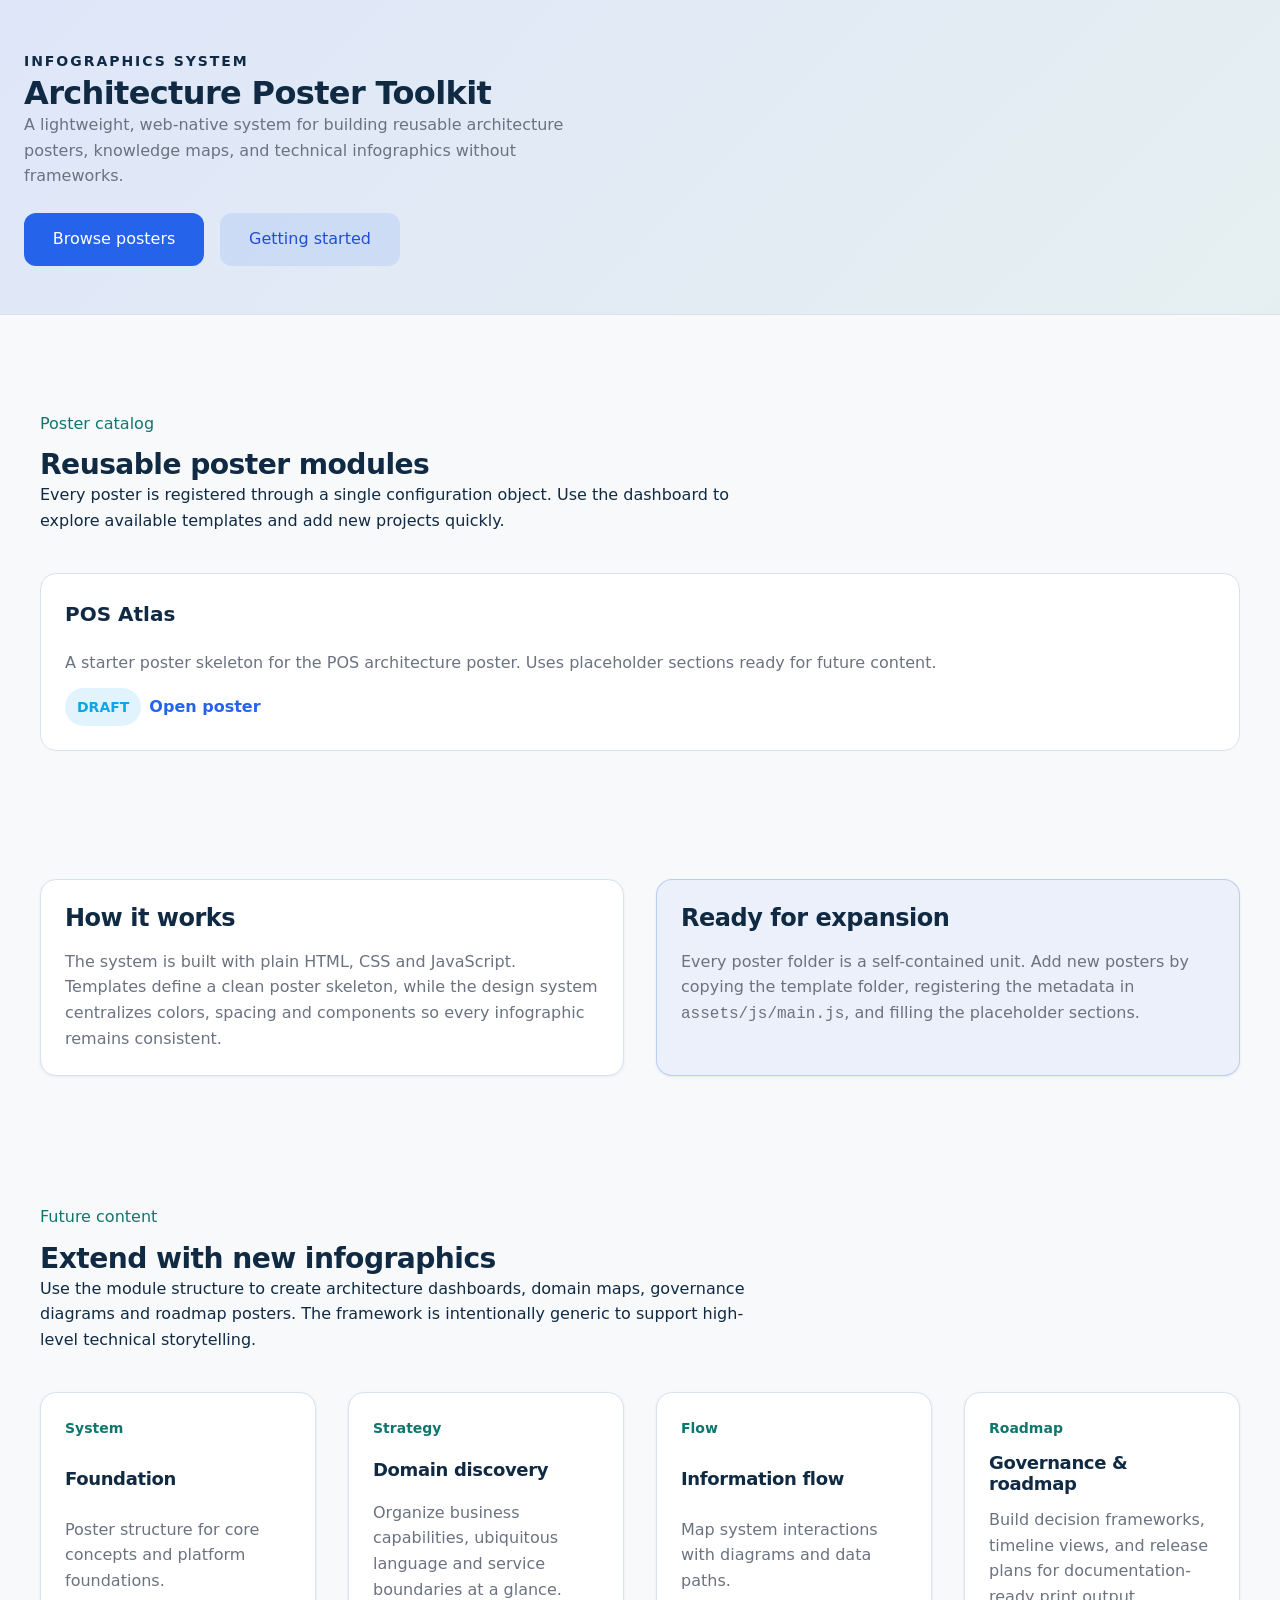
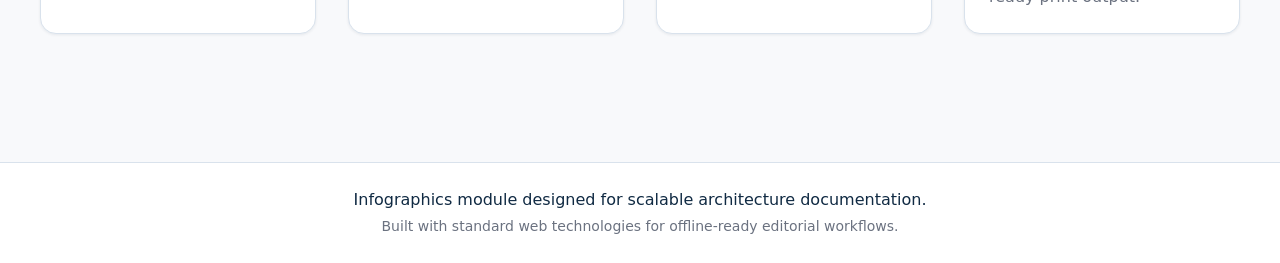
<file: infographics/index.html>
<!DOCTYPE html>
<html lang="en">
<head>
  <meta charset="UTF-8" />
  <meta name="viewport" content="width=device-width, initial-scale=1.0" />
  <title>Infographics System | Architecture Poster Toolkit</title>
  <meta name="description" content="A reusable HTML/CSS/JS framework for architecture posters and technical documentation infographics." />
  <link rel="stylesheet" href="assets/css/reset.css" />
  <link rel="stylesheet" href="assets/css/tokens.css" />
  <link rel="stylesheet" href="assets/css/typography.css" />
  <link rel="stylesheet" href="assets/css/layout.css" />
  <link rel="stylesheet" href="assets/css/components.css" />
  <link rel="stylesheet" href="assets/css/utilities.css" />
  <link rel="stylesheet" href="assets/css/main.css" />
  <link rel="stylesheet" href="assets/css/print.css" media="print" />
</head>
<body>
  <div class="app-shell">
    <header class="hero hero--dashboard">
      <div class="hero__content">
        <p class="eyebrow">Infographics System</p>
        <h1>Architecture Poster Toolkit</h1>
        <p class="hero__description">A lightweight, web-native system for building reusable architecture posters, knowledge maps, and technical infographics without frameworks.</p>
      </div>
      <nav class="hero__actions" aria-label="Dashboard navigation">
        <a class="button button--primary" href="#posters">Browse posters</a>
        <a class="button button--secondary" href="#workflow">Getting started</a>
      </nav>
    </header>

    <main class="container" id="mainContent">
      <section class="section" id="posters">
        <div class="section-header">
          <span class="section-label">Poster catalog</span>
          <h2>Reusable poster modules</h2>
          <p>Every poster is registered through a single configuration object. Use the dashboard to explore available templates and add new projects quickly.</p>
        </div>

        <div id="posterGrid" class="grid-3 poster-grid" aria-live="polite"></div>
      </section>

      <section class="section section--highlight" id="workflow">
        <div class="grid-2 gap-xl">
          <article class="card">
            <h3>How it works</h3>
            <p>The system is built with plain HTML, CSS and JavaScript. Templates define a clean poster skeleton, while the design system centralizes colors, spacing and components so every infographic remains consistent.</p>
          </article>

          <article class="card card--callout">
            <h3>Ready for expansion</h3>
            <p>Every poster folder is a self-contained unit. Add new posters by copying the template folder, registering the metadata in <code>assets/js/main.js</code>, and filling the placeholder sections.</p>
          </article>
        </div>
      </section>

      <section class="section" id="future">
        <div class="section-header">
          <span class="section-label">Future content</span>
          <h2>Extend with new infographics</h2>
          <p>Use the module structure to create architecture dashboards, domain maps, governance diagrams and roadmap posters. The framework is intentionally generic to support high-level technical storytelling.</p>
        </div>

        <div class="grid-4 gap-xl placeholder-grid">
          <div class="module-card">
            <span class="module-card__tag">System</span>
            <h4>Foundation</h4>
            <p>Poster structure for core concepts and platform foundations.</p>
          </div>
          <div class="module-card">
            <span class="module-card__tag">Strategy</span>
            <h4>Domain discovery</h4>
            <p>Organize business capabilities, ubiquitous language and service boundaries at a glance.</p>
          </div>
          <div class="module-card">
            <span class="module-card__tag">Flow</span>
            <h4>Information flow</h4>
            <p>Map system interactions with diagrams and data paths.</p>
          </div>
          <div class="module-card">
            <span class="module-card__tag">Roadmap</span>
            <h4>Governance & roadmap</h4>
            <p>Build decision frameworks, timeline views, and release plans for documentation-ready print output.</p>
          </div>
        </div>
      </section>
    </main>

    <footer class="footer">
      <p>Infographics module designed for scalable architecture documentation.</p>
      <small>Built with standard web technologies for offline-ready editorial workflows.</small>
    </footer>
  </div>

  <script type="module" src="assets/js/main.js"></script>
</body>
</html>
</file>
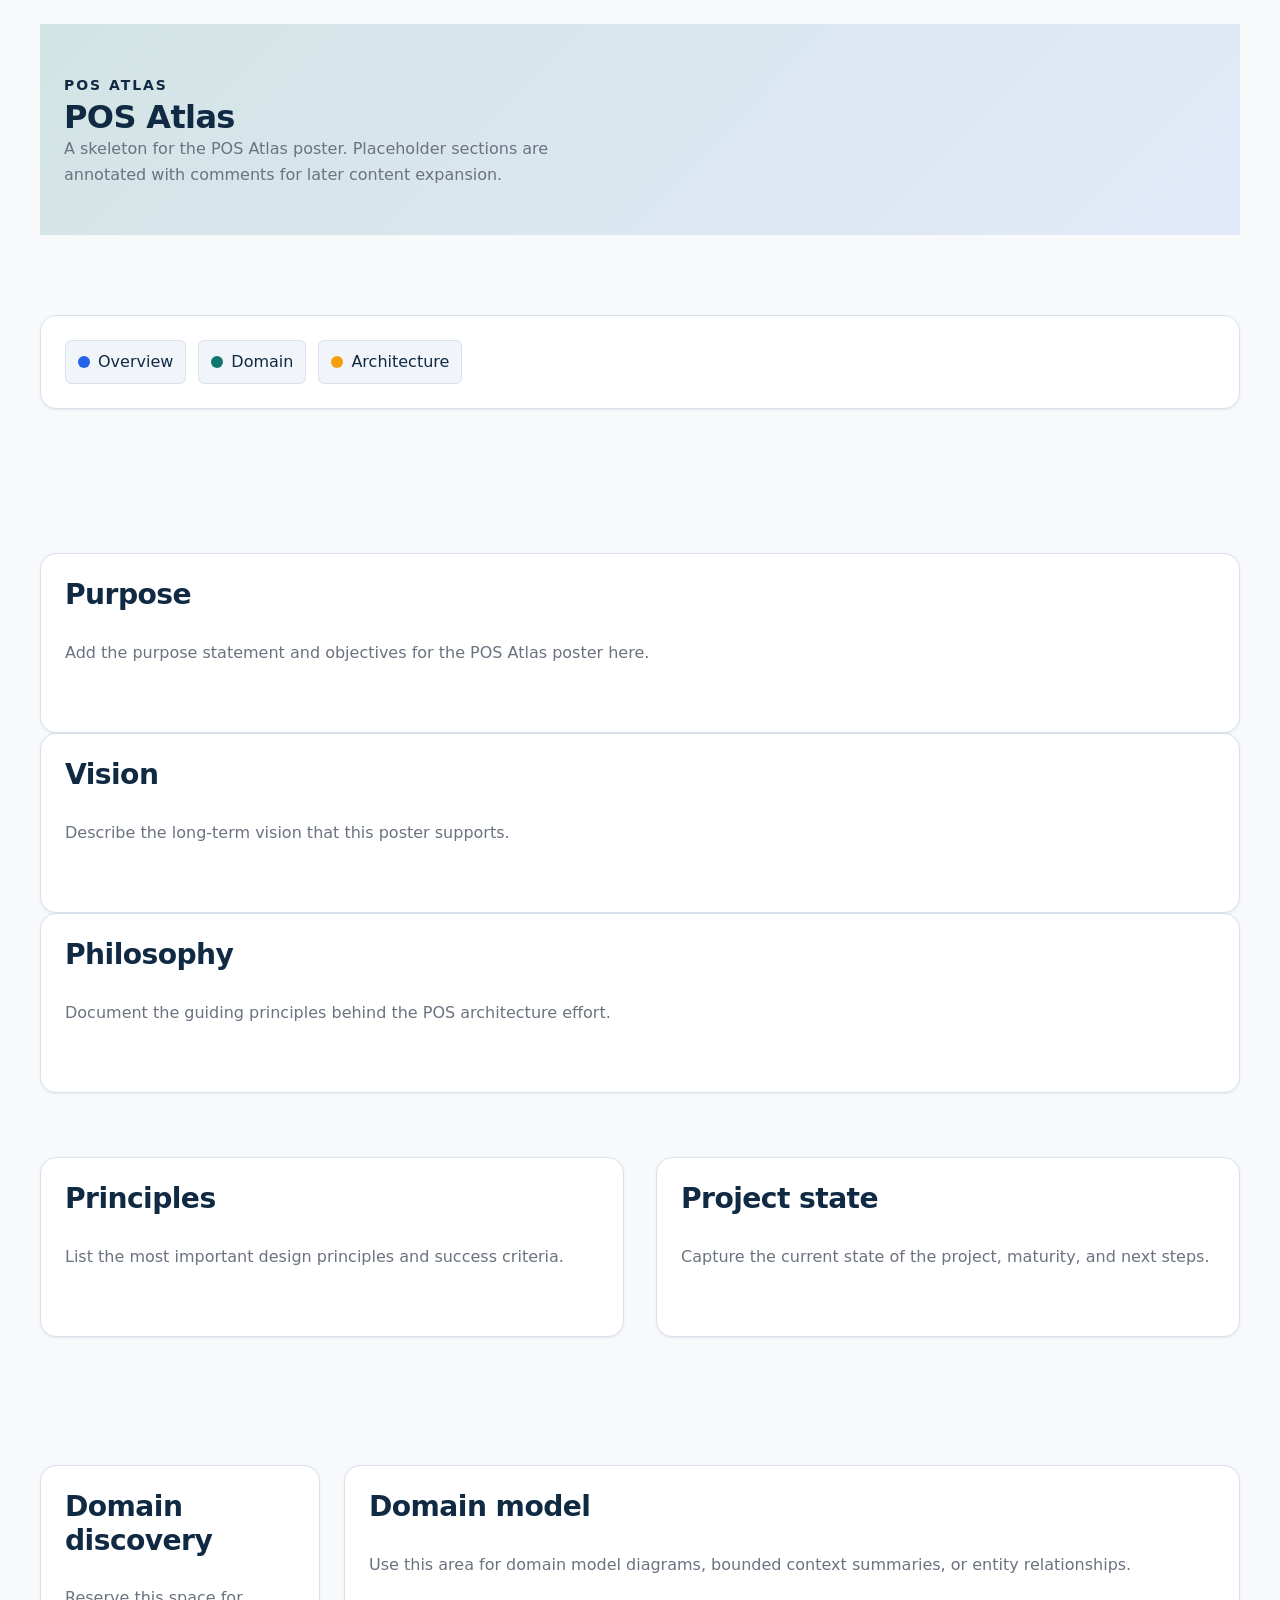
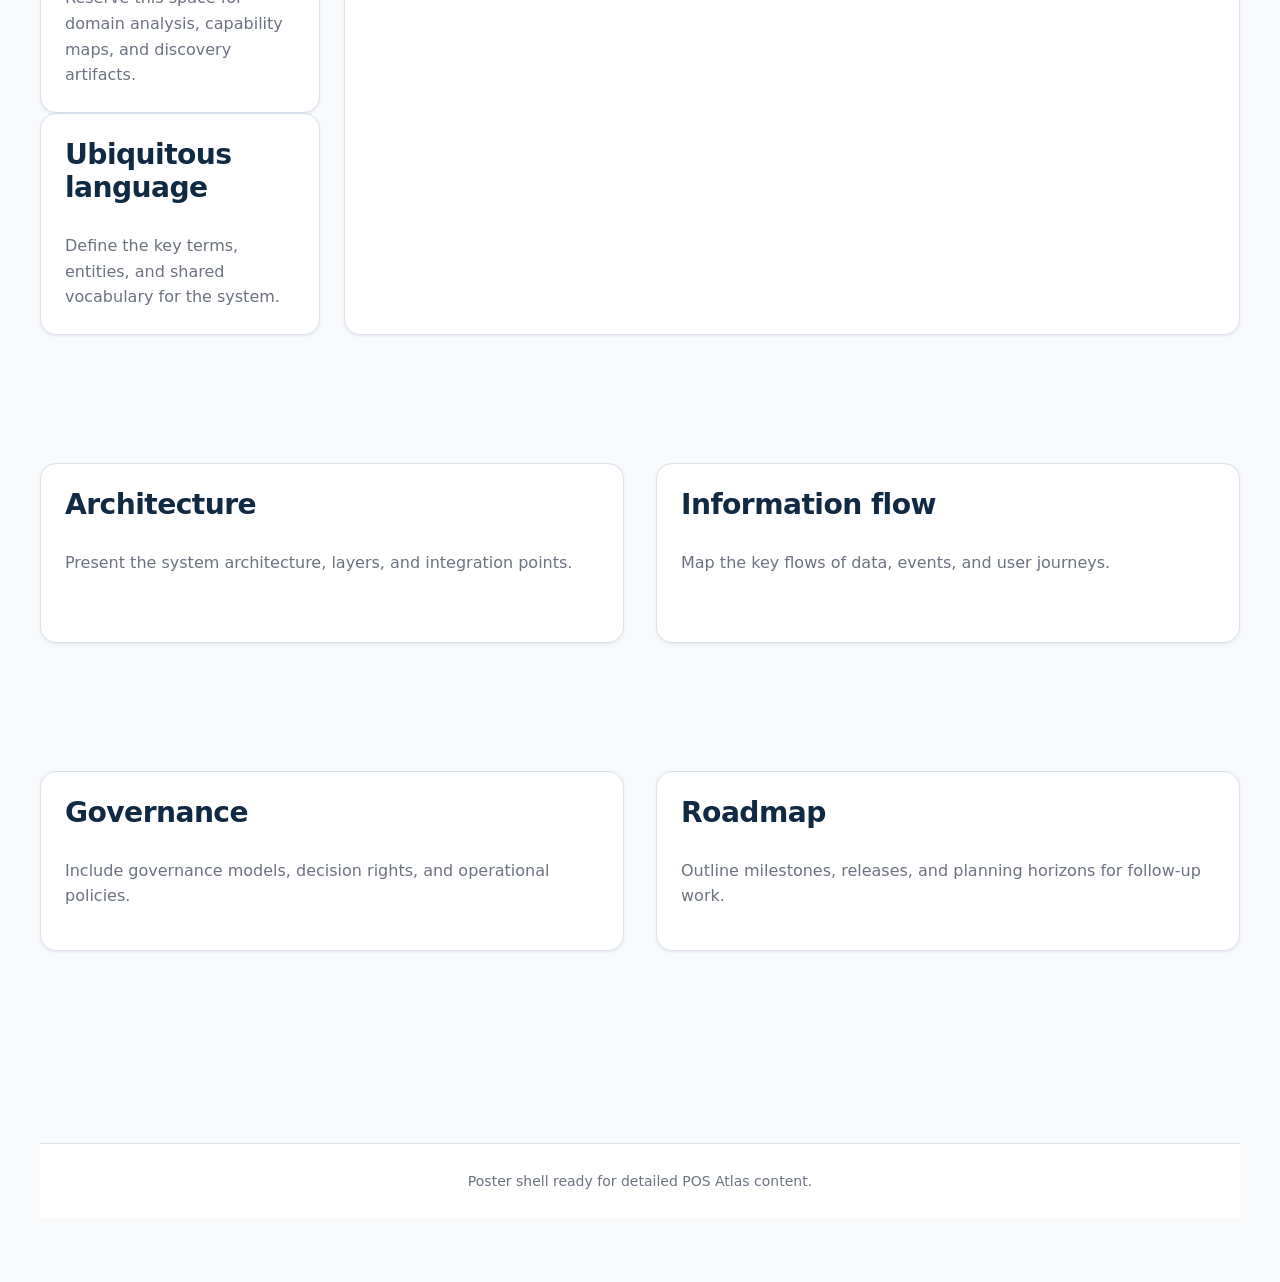
<file: infographics/posters/pos-atlas/index.html>
<!DOCTYPE html>
<html lang="en">
<head>
  <meta charset="UTF-8" />
  <meta name="viewport" content="width=device-width, initial-scale=1.0" />
  <title>POS Atlas | Poster</title>
  <link rel="stylesheet" href="../../assets/css/reset.css" />
  <link rel="stylesheet" href="../../assets/css/tokens.css" />
  <link rel="stylesheet" href="../../assets/css/typography.css" />
  <link rel="stylesheet" href="../../assets/css/layout.css" />
  <link rel="stylesheet" href="../../assets/css/components.css" />
  <link rel="stylesheet" href="../../assets/css/utilities.css" />
  <link rel="stylesheet" href="poster.css" />
  <link rel="stylesheet" href="../../assets/css/print.css" media="print" />
</head>
<body>
  <div class="container poster-shell">
    <header class="hero hero--dashboard">
      <div class="hero__content">
        <p class="eyebrow">POS Atlas</p>
        <h1>Poster structure for POS architecture</h1>
        <p class="hero__description">A skeleton for the POS Atlas poster. Placeholder sections are annotated with comments for later content expansion.</p>
      </div>
    </header>

    <nav class="section">
      <ul class="legend">
        <li class="legend__item"><span class="legend__chip" style="background-color: var(--color-primary)"></span> Overview</li>
        <li class="legend__item"><span class="legend__chip" style="background-color: var(--color-secondary)"></span> Domain</li>
        <li class="legend__item"><span class="legend__chip" style="background-color: var(--color-accent)"></span> Architecture</li>
      </ul>
    </nav>

    <main class="section">
      <article class="card">
        <h2>Purpose</h2>
        <!-- Placeholder for Purpose section -->
        <p>Add the purpose statement and objectives for the POS Atlas poster here.</p>
      </article>

      <article class="card">
        <h2>Vision</h2>
        <!-- Placeholder for Vision section -->
        <p>Describe the long-term vision that this poster supports.</p>
      </article>

      <article class="card">
        <h2>Philosophy</h2>
        <!-- Placeholder for Philosophy section -->
        <p>Document the guiding principles behind the POS architecture effort.</p>
      </article>

      <section class="section grid-2 gap-xl">
        <article class="card">
          <h2>Principles</h2>
          <!-- Placeholder for Principles section -->
          <p>List the most important design principles and success criteria.</p>
        </article>

        <article class="card">
          <h2>Project state</h2>
          <!-- Placeholder for Project State section -->
          <p>Capture the current state of the project, maturity, and next steps.</p>
        </article>
      </section>

      <section class="section sidebar">
        <div class="content">
          <article class="card">
            <h2>Domain discovery</h2>
            <!-- Placeholder for Domain Discovery section -->
            <p>Reserve this space for domain analysis, capability maps, and discovery artifacts.</p>
          </article>

          <article class="card">
            <h2>Ubiquitous language</h2>
            <!-- Placeholder for Ubiquitous Language section -->
            <p>Define the key terms, entities, and shared vocabulary for the system.</p>
          </article>
        </div>

        <aside class="card">
          <h2>Domain model</h2>
          <!-- Placeholder for Domain Model section -->
          <p>Use this area for domain model diagrams, bounded context summaries, or entity relationships.</p>
        </aside>
      </section>

      <section class="section grid-2 gap-xl">
        <article class="card">
          <h2>Architecture</h2>
          <!-- Placeholder for Architecture section -->
          <p>Present the system architecture, layers, and integration points.</p>
        </article>

        <article class="card">
          <h2>Information flow</h2>
          <!-- Placeholder for Information Flow section -->
          <p>Map the key flows of data, events, and user journeys.</p>
        </article>
      </section>

      <section class="section grid-2 gap-xl">
        <article class="card">
          <h2>Governance</h2>
          <!-- Placeholder for Governance section -->
          <p>Include governance models, decision rights, and operational policies.</p>
        </article>

        <article class="card">
          <h2>Roadmap</h2>
          <!-- Placeholder for Roadmap section -->
          <p>Outline milestones, releases, and planning horizons for follow-up work.</p>
        </article>
      </section>
    </main>

    <footer class="footer">
      <small>Poster shell ready for detailed POS Atlas content.</small>
    </footer>
  </div>

  <script type="module" src="poster.js"></script>
</body>
</html>
</file>
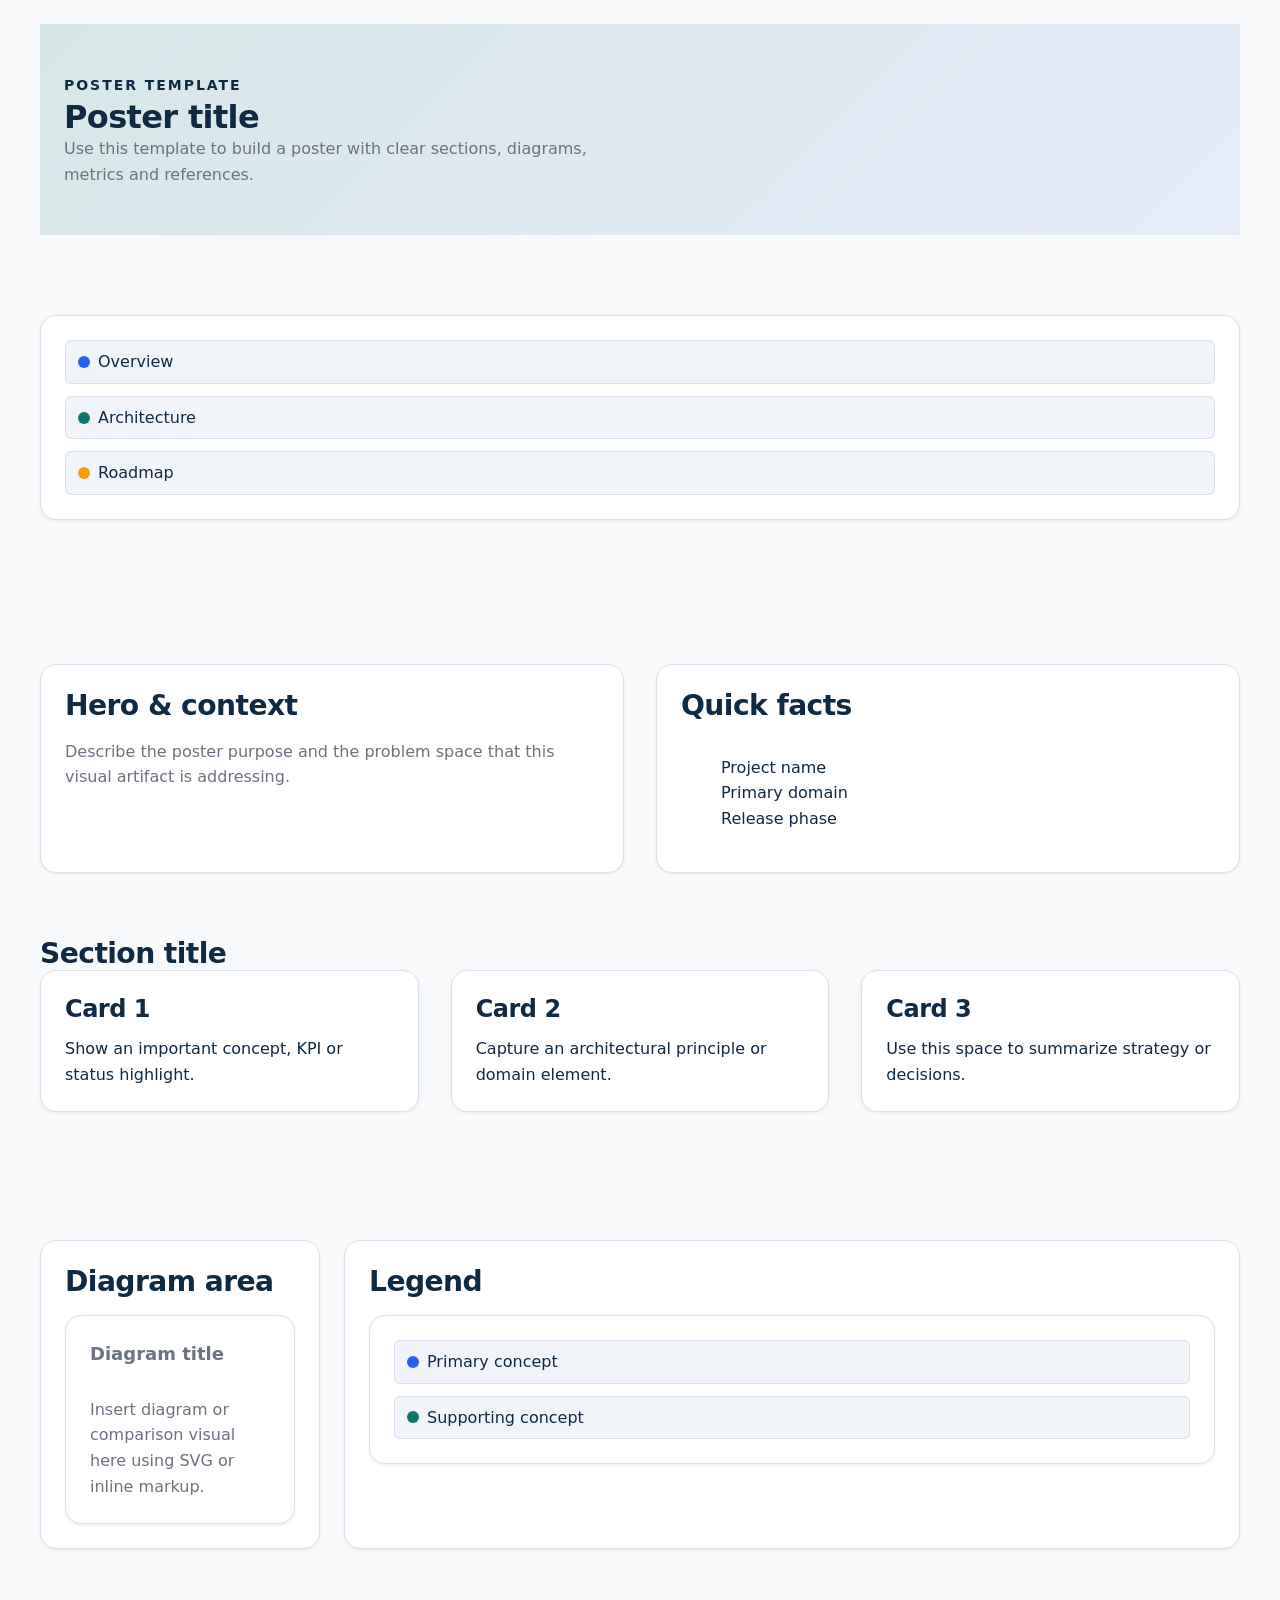
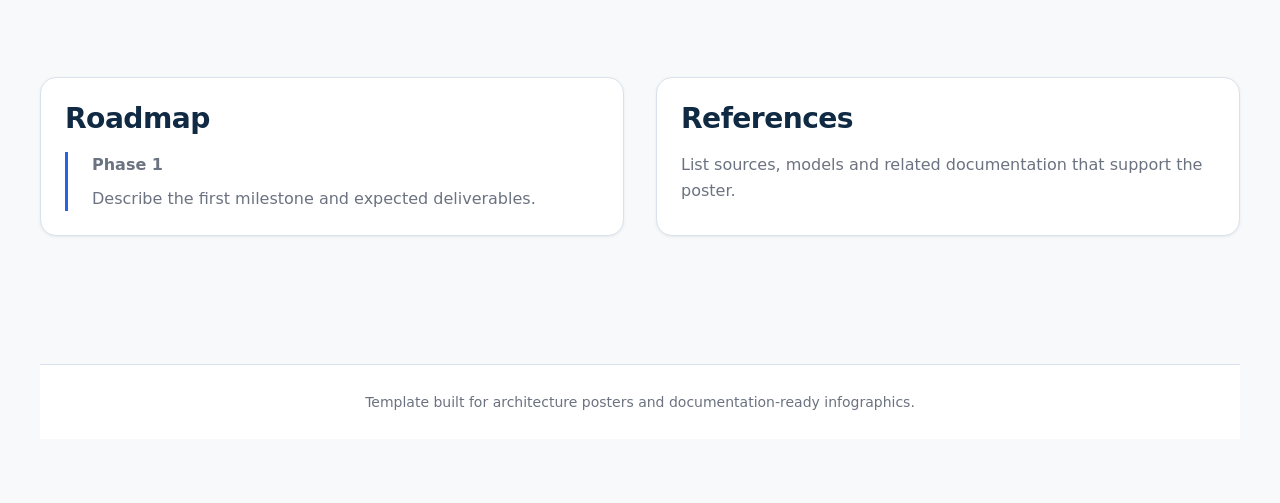
<file: infographics/templates/poster-template.html>
<!DOCTYPE html>
<html lang="en">
<head>
  <meta charset="UTF-8" />
  <meta name="viewport" content="width=device-width, initial-scale=1.0" />
  <title>Poster Template | Infographics System</title>
  <link rel="stylesheet" href="../assets/css/reset.css" />
  <link rel="stylesheet" href="../assets/css/tokens.css" />
  <link rel="stylesheet" href="../assets/css/typography.css" />
  <link rel="stylesheet" href="../assets/css/layout.css" />
  <link rel="stylesheet" href="../assets/css/components.css" />
  <link rel="stylesheet" href="../assets/css/utilities.css" />
  <link rel="stylesheet" href="poster.css" />
  <link rel="stylesheet" href="../assets/css/print.css" media="print" />
</head>
<body>
  <div class="container poster-shell">
    <header class="hero hero--dashboard">
      <div class="hero__content">
        <p class="eyebrow">Poster template</p>
        <h1>Poster title</h1>
        <p class="hero__description">Use this template to build a poster with clear sections, diagrams, metrics and references.</p>
      </div>
    </header>

    <nav class="section">
      <ul class="legend">
        <li class="legend__item"><span class="legend__chip" style="background-color: var(--color-primary)"></span> Overview</li>
        <li class="legend__item"><span class="legend__chip" style="background-color: var(--color-secondary)"></span> Architecture</li>
        <li class="legend__item"><span class="legend__chip" style="background-color: var(--color-accent)"></span> Roadmap</li>
      </ul>
    </nav>

    <main class="section">
      <section class="grid-2 gap-xl">
        <article class="card">
          <h2>Hero & context</h2>
          <p>Describe the poster purpose and the problem space that this visual artifact is addressing.</p>
        </article>

        <aside class="card">
          <h2>Quick facts</h2>
          <ul>
            <li>Project name</li>
            <li>Primary domain</li>
            <li>Release phase</li>
          </ul>
        </aside>
      </section>

      <section class="section">
        <h2>Section title</h2>
        <div class="grid-3 gap-lg">
          <article class="info-card">
            <h3>Card 1</h3>
            <p>Show an important concept, KPI or status highlight.</p>
          </article>
          <article class="info-card">
            <h3>Card 2</h3>
            <p>Capture an architectural principle or domain element.</p>
          </article>
          <article class="info-card">
            <h3>Card 3</h3>
            <p>Use this space to summarize strategy or decisions.</p>
          </article>
        </div>
      </section>

      <section class="section sidebar">
        <div class="content">
          <article class="card">
            <h2>Diagram area</h2>
            <div class="diagram-block">
              <p class="diagram-title">Diagram title</p>
              <p>Insert diagram or comparison visual here using SVG or inline markup.</p>
            </div>
          </article>
        </div>

        <aside class="card">
          <h2>Legend</h2>
          <div class="legend">
            <span class="legend__item"><span class="legend__chip" style="background-color: var(--color-primary)"></span> Primary concept</span>
            <span class="legend__item"><span class="legend__chip" style="background-color: var(--color-secondary)"></span> Supporting concept</span>
          </div>
        </aside>
      </section>

      <section class="section grid-2 gap-xl">
        <article class="card">
          <h2>Roadmap</h2>
          <div class="timeline">
            <div class="timeline__item">
              <p class="timeline__item-title">Phase 1</p>
              <p>Describe the first milestone and expected deliverables.</p>
            </div>
          </div>
        </article>

        <article class="card">
          <h2>References</h2>
          <p>List sources, models and related documentation that support the poster.</p>
        </article>
      </section>
    </main>

    <footer class="footer">
      <small>Template built for architecture posters and documentation-ready infographics.</small>
    </footer>
  </div>
</body>
</html>
</file>
<file: infographics/assets/css/tokens.css>
:root {
  /* Color palette */
  --color-background: #f8f9fb;
  --color-surface: #ffffff;
  --color-surface-alt: #f1f4f8;
  --color-border: #d9e2ec;
  --color-muted: #6b7280;
  --color-text: #102a43;
  --color-text-inverse: #ffffff;
  --color-primary: #2563eb;
  --color-primary-strong: #1d4ed8;
  --color-secondary: #0f766e;
  --color-accent: #f59e0b;
  --color-success: #16a34a;
  --color-warning: #f97316;
  --color-danger: #dc2626;
  --color-info: #0ea5e9;

  /* Spacing scale */
  --space-xxs: 0.25rem;
  --space-xs: 0.5rem;
  --space-sm: 0.75rem;
  --space-md: 1rem;
  --space-lg: 1.5rem;
  --space-xl: 2rem;
  --space-2xl: 2.5rem;
  --space-3xl: 3rem;
  --space-4xl: 4rem;

  /* Radius and shadows */
  --radius-sm: 0.375rem;
  --radius-md: 0.75rem;
  --radius-lg: 1rem;
  --shadow-sm: 0 1px 3px rgba(16, 42, 67, 0.08);
  --shadow-md: 0 10px 30px rgba(16, 42, 67, 0.12);

  /* Z index */
  --z-index-default: 1;
  --z-index-navigation: 10;
  --z-index-modal: 100;

  /* Breakpoints */
  --breakpoint-sm: 520px;
  --breakpoint-md: 768px;
  --breakpoint-lg: 1024px;
  --breakpoint-xl: 1280px;

  /* Typography */
  --font-family-base: Inter, "Segoe UI", system-ui, -apple-system, BlinkMacSystemFont, "Helvetica Neue", sans-serif;
  --font-family-mono: SFMono-Regular, Menlo, Monaco, Consolas, "Liberation Mono", "Courier New", monospace;
  --font-size-base: 1rem;
  --font-size-sm: 0.875rem;
  --font-size-lg: 1.125rem;
  --font-size-xl: 1.5rem;
  --font-size-2xl: 2rem;
  --font-size-3xl: 2.5rem;
  --line-height-base: 1.6;
  --line-height-heading: 1.2;

  /* Animation */
  --duration-short: 150ms;
  --duration-medium: 250ms;
  --easing-standard: cubic-bezier(0.4, 0, 0.2, 1);
}

@media (prefers-reduced-motion: reduce) {
  :root {
    scroll-behavior: auto;
    transition-duration: 0ms;
    animation-duration: 0ms;
  }
}
</file>
<file: infographics/assets/css/typography.css>
:root {
  font-family: var(--font-family-base);
  color: var(--color-text);
}

body {
  font-family: var(--font-family-base);
  font-size: var(--font-size-base);
  line-height: var(--line-height-base);
  color: var(--color-text);
  background-color: var(--color-background);
}

h1, h2, h3, h4, h5, h6 {
  line-height: var(--line-height-heading);
  letter-spacing: -0.02em;
}

h1 {
  font-size: clamp(2rem, 2.5vw, 3rem);
  font-weight: 700;
}

h2 {
  font-size: clamp(1.75rem, 2.2vw, 2.5rem);
  font-weight: 700;
}

h3 {
  font-size: 1.5rem;
  font-weight: 600;
}

h4 {
  font-size: 1.125rem;
  font-weight: 600;
}

p, li, dt, dd {
  font-size: var(--font-size-base);
  margin: 0;
}

.eyebrow,
.caption,
.label {
  display: inline-flex;
  font-size: var(--font-size-sm);
  text-transform: uppercase;
  letter-spacing: 0.14em;
  font-weight: 700;
}

.hero__description,
.card p,
.module-card p {
  color: var(--color-muted);
}

.quote {
  font-size: 1.125rem;
  font-style: italic;
  color: var(--color-text);
  border-left: 4px solid var(--color-primary);
  padding-left: var(--space-md);
}

.diagram-title {
  font-size: var(--font-size-lg);
  font-weight: 700;
  margin-bottom: var(--space-sm);
}

small,
.caption {
  font-size: var(--font-size-sm);
  color: var(--color-muted);
}
</file>
<file: infographics/assets/css/layout.css>
.container {
  width: min(1200px, calc(100% - 2rem));
  margin: 0 auto;
  padding-top: var(--space-xl);
  padding-bottom: var(--space-4xl);
}

.section {
  padding: var(--space-4xl) 0;
}

.section-header {
  max-width: 70ch;
  margin-bottom: var(--space-2xl);
}

.section-label {
  display: inline-block;
  margin-bottom: var(--space-sm);
  color: var(--color-secondary);
}

.grid-2,
.grid-3,
.grid-4 {
  display: grid;
  gap: var(--space-xl);
}

.grid-2 {
  grid-template-columns: repeat(2, minmax(0, 1fr));
}

.grid-3 {
  grid-template-columns: repeat(3, minmax(0, 1fr));
}

.grid-4 {
  grid-template-columns: repeat(4, minmax(0, 1fr));
}

.full-width {
  width: 100%;
}

.sidebar {
  display: grid;
  gap: var(--space-lg);
  grid-template-columns: 280px minmax(0, 1fr);
}

.content {
  width: 100%;
}

.hero {
  padding: var(--space-3xl) var(--space-lg);
  background: linear-gradient(135deg, rgba(37, 99, 235, 0.12), rgba(15, 118, 110, 0.08));
  color: var(--color-text);
}

.hero--dashboard {
  display: grid;
  gap: var(--space-lg);
  grid-template-columns: minmax(0, 1fr);
}

.hero__content {
  max-width: 60ch;
}

.hero__description {
  max-width: 55ch;
}

.hero__actions {
  display: flex;
  flex-wrap: wrap;
  gap: var(--space-md);
}

.footer {
  border-top: 1px solid var(--color-border);
  padding: var(--space-lg);
  text-align: center;
  background-color: var(--color-surface);
}

@media (max-width: 900px) {
  .grid-3,
  .grid-4,
  .grid-2 {
    grid-template-columns: 1fr;
  }

  .sidebar {
    grid-template-columns: 1fr;
  }
}
</file>
<file: infographics/assets/css/components.css>
.card,
.kpi-card,
.info-card,
.module-card,
.diagram-block,
.callout,
.legend,
.architecture-box,
.relationship-box {
  background-color: var(--color-surface);
  border: 1px solid var(--color-border);
  border-radius: var(--radius-lg);
  box-shadow: var(--shadow-sm);
  padding: var(--space-lg);
}

.card {
  display: flex;
  flex-direction: column;
  gap: var(--space-md);
}

.card--callout {
  border-color: rgba(37, 99, 235, 0.25);
  background-color: rgba(37, 99, 235, 0.06);
}

.kpi-card {
  display: grid;
  gap: var(--space-sm);
}

.kpi-card__value {
  font-size: 2rem;
  font-weight: 700;
}

.info-card {
  display: grid;
  gap: var(--space-sm);
}

.timeline {
  display: grid;
  gap: var(--space-md);
  border-left: 3px solid var(--color-primary);
  padding-left: var(--space-md);
}

.timeline__item {
  display: grid;
  gap: var(--space-xs);
}

.timeline__item-title {
  font-weight: 700;
}

.diagram-block {
  min-height: 240px;
  display: grid;
  gap: var(--space-md);
}

.callout {
  border-left: 4px solid var(--color-accent);
  background-color: rgba(245, 158, 11, 0.08);
}

.quote {
  background-color: rgba(37, 99, 235, 0.05);
  padding: var(--space-lg);
  border-left: 4px solid var(--color-primary);
}

.legend {
  display: flex;
  flex-wrap: wrap;
  gap: var(--space-sm);
}

.legend__item {
  display: inline-flex;
  align-items: center;
  gap: var(--space-xs);
  padding: var(--space-xs) var(--space-sm);
  border-radius: var(--radius-sm);
  background-color: var(--color-surface-alt);
  border: 1px solid var(--color-border);
}

.legend__chip {
  width: 0.75rem;
  height: 0.75rem;
  border-radius: 999px;
  display: inline-block;
}

.status-badge {
  display: inline-flex;
  align-items: center;
  justify-content: center;
  padding: 0.5rem 0.75rem;
  border-radius: 999px;
  font-size: var(--font-size-sm);
  font-weight: 700;
  text-transform: uppercase;
}

.status-badge--success {
  color: var(--color-success);
  background-color: rgba(22, 163, 74, 0.12);
}

.status-badge--warning {
  color: var(--color-warning);
  background-color: rgba(249, 115, 22, 0.12);
}

.status-badge--danger {
  color: var(--color-danger);
  background-color: rgba(220, 38, 38, 0.12);
}

.status-badge--info {
  color: var(--color-info);
  background-color: rgba(14, 165, 233, 0.12);
}

.module-card {
  display: grid;
  gap: var(--space-sm);
  min-height: 220px;
}

.module-card__tag {
  font-size: var(--font-size-sm);
  font-weight: 700;
  color: var(--color-secondary);
}

.architecture-box,
.relationship-box {
  display: grid;
  gap: var(--space-sm);
  min-height: 180px;
}

.architecture-box {
  border-left: 4px solid var(--color-primary);
}

.relationship-box {
  border-left: 4px solid var(--color-secondary);
}

.button {
  display: inline-flex;
  align-items: center;
  justify-content: center;
  padding: 0.85rem 1.2rem;
  border-radius: var(--radius-md);
  transition: transform var(--duration-short) var(--easing-standard), box-shadow var(--duration-short) var(--easing-standard);
}

.button:hover,
.button:focus-visible {
  transform: translateY(-1px);
}

.button--primary {
  color: var(--color-text-inverse);
  background-color: var(--color-primary);
}

.button--secondary {
  color: var(--color-primary-strong);
  background-color: rgba(37, 99, 235, 0.1);
}

.button--ghost {
  background-color: transparent;
  border: 1px solid var(--color-border);
}

.poster-grid {
  display: grid;
  gap: var(--space-lg);
}

.poster-card {
  background-color: var(--color-surface);
  border: 1px solid var(--color-border);
  border-radius: var(--radius-lg);
  padding: var(--space-lg);
  display: grid;
  gap: var(--space-sm);
}

.poster-card__title {
  margin-bottom: var(--space-xs);
}

.poster-card__meta {
  display: flex;
  flex-wrap: wrap;
  gap: var(--space-xs);
  align-items: center;
}

.poster-card__link {
  color: var(--color-primary);
  font-weight: 700;
}
</file>
<file: infographics/assets/css/utilities.css>
.m-0 { margin: 0 !important; }
.mt-sm { margin-top: var(--space-sm) !important; }
.mt-md { margin-top: var(--space-md) !important; }
.mb-sm { margin-bottom: var(--space-sm) !important; }
.mb-md { margin-bottom: var(--space-md) !important; }
.p-sm { padding: var(--space-sm) !important; }
.p-md { padding: var(--space-md) !important; }
.p-lg { padding: var(--space-lg) !important; }
.d-block { display: block !important; }
.d-inline { display: inline !important; }
.d-inline-flex { display: inline-flex !important; }
.d-flex { display: flex !important; }
.flex-column { flex-direction: column !important; }
.items-center { align-items: center !important; }
.justify-between { justify-content: space-between !important; }
.justify-center { justify-content: center !important; }
.gap-sm { gap: var(--space-sm) !important; }
.gap-md { gap: var(--space-md) !important; }
.w-full { width: 100% !important; }
.w-auto { width: auto !important; }
.h-full { height: 100% !important; }
.text-center { text-align: center !important; }
.text-left { text-align: left !important; }
.text-right { text-align: right !important; }
.text-muted { color: var(--color-muted) !important; }
.text-primary { color: var(--color-primary) !important; }
.text-uppercase { text-transform: uppercase !important; }
.overflow-hidden { overflow: hidden !important; }
.overflow-auto { overflow: auto !important; }
</file>
<file: infographics/assets/css/main.css>
:root {
  scroll-behavior: smooth;
}

body {
  min-height: 100vh;
  background-color: var(--color-background);
}

.app-shell {
  display: flex;
  flex-direction: column;
  min-height: 100vh;
}

.hero {
  border-bottom: 1px solid var(--color-border);
}

.hero__content {
  max-width: 46rem;
}

.hero__actions a {
  min-width: 180px;
}

.poster-grid {
  grid-template-columns: repeat(auto-fit, minmax(250px, 1fr));
}

.poster-card {
  transition: transform var(--duration-short) var(--easing-standard), box-shadow var(--duration-short) var(--easing-standard);
}

.poster-card:hover {
  transform: translateY(-3px);
  box-shadow: var(--shadow-md);
}

.poster-card__title {
  font-size: 1.25rem;
  font-weight: 700;
}

.poster-card__description {
  color: var(--color-muted);
}

.placeholder-grid {
  grid-template-columns: repeat(auto-fit, minmax(220px, 1fr));
}

.module-card {
  min-height: 200px;
}

.footer {
  margin-top: auto;
}

@media (max-width: 640px) {
  .hero {
    padding: var(--space-3xl) var(--space-md);
  }
}
</file>
<file: infographics/assets/css/print.css>
@page {
  margin: 20mm;
  size: auto;
}

@media print {
  body {
    background: #ffffff;
    color: #111827;
  }

  .app-shell, .hero__actions, .button, .footer {
    background: transparent !important;
    box-shadow: none !important;
  }

  .hero,
  .section--highlight,
  .module-card,
  .poster-card,
  .card,
  .info-card,
  .diagram-block,
  .callout,
  .legend,
  .architecture-box,
  .relationship-box {
    page-break-inside: avoid;
    break-inside: avoid;
  }

  .hero {
    padding: 1rem 0;
  }

  .section {
    padding: 0.5rem 0;
  }

  .button,
  .hero__actions,
  .footer {
    display: none !important;
  }

  .section-header {
    margin-bottom: 1rem;
  }

  .poster-grid,
  .grid-2,
  .grid-3,
  .grid-4 {
    grid-template-columns: 1fr !important;
  }

  .card,
  .poster-card,
  .module-card,
  .diagram-block,
  .info-card {
    border: 1px solid #cbd5e1 !important;
    box-shadow: none !important;
  }

  img,
  svg {
    max-width: 100% !important;
    height: auto !important;
  }
}
</file>
<file: infographics/posters/pos-atlas/poster.css>
body {
  background-color: var(--color-background);
}

.poster-shell {
  padding-top: var(--space-lg);
  padding-bottom: var(--space-4xl);
}

.hero {
  background: linear-gradient(135deg, rgba(15, 118, 110, 0.16), rgba(37, 99, 235, 0.1));
}

.poster-shell .card {
  min-height: 180px;
}

.poster-shell .card h2 {
  margin-bottom: var(--space-sm);
}

.poster-shell .footer {
  margin-top: var(--space-4xl);
}
</file>
<file: infographics/templates/poster.css>
body {
  background-color: var(--color-background);
}

.poster-shell {
  padding-top: var(--space-lg);
  padding-bottom: var(--space-4xl);
}

.hero {
  background: linear-gradient(135deg, rgba(15, 118, 110, 0.14), rgba(37, 99, 235, 0.09));
}

.poster-shell h1,
.poster-shell h2,
.poster-shell h3 {
  color: var(--color-text);
}

.poster-shell .card,
.poster-shell .info-card,
.poster-shell .diagram-block,
.poster-shell .timeline {
  min-height: auto;
}

.poster-shell .legend__item {
  width: 100%;
}

.poster-shell .timeline {
  padding-left: var(--space-lg);
  border-left: 3px solid var(--color-primary);
}
</file>
